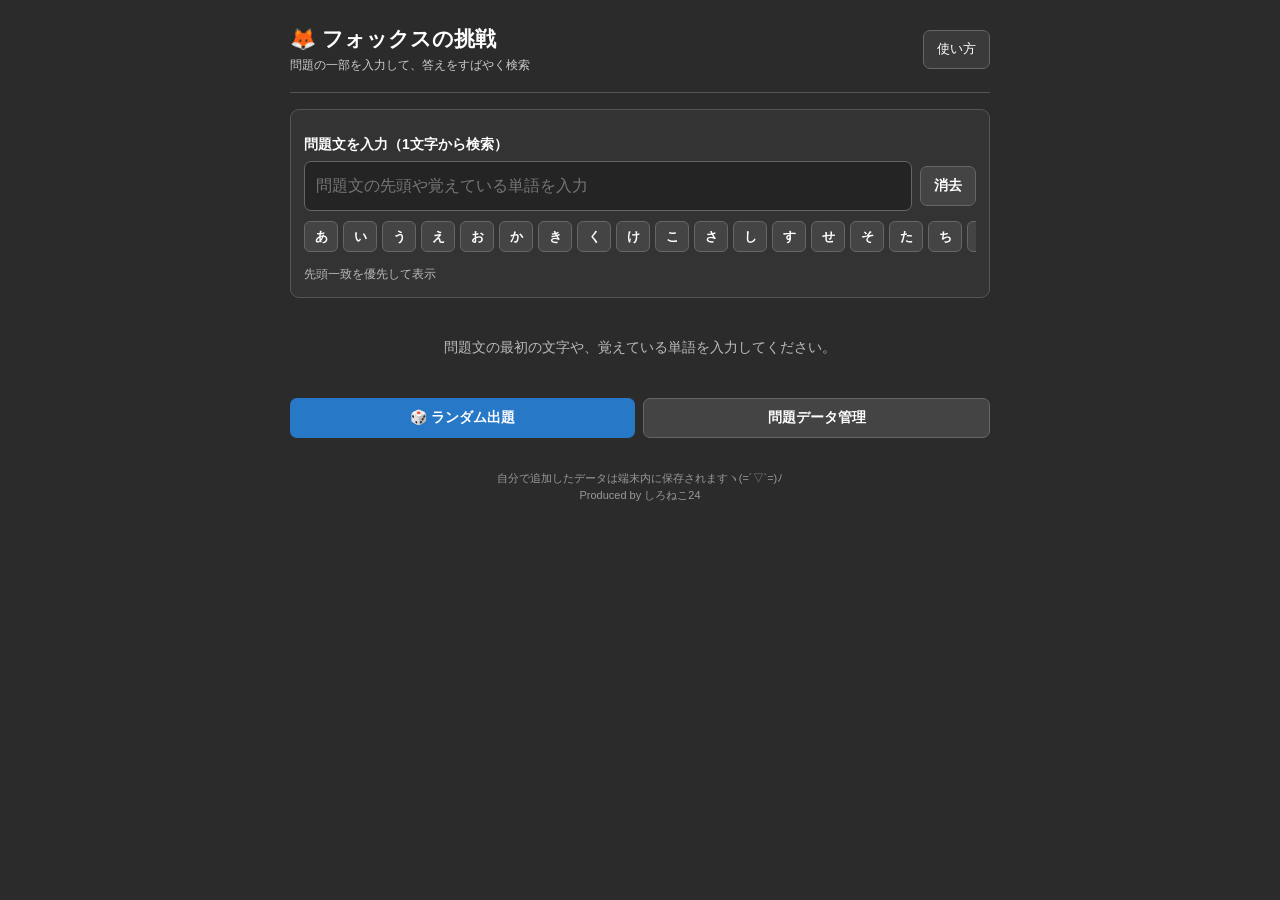
<file: index.html>
<!doctype html>
<html lang="ja">
<head>
<meta charset="utf-8">
<meta name="viewport" content="width=device-width,initial-scale=1,maximum-scale=1,user-scalable=no">
<meta name="theme-color" content="#2b2b2b">
<title>フォックスの挑戦・クイズ検索</title>
<link rel="stylesheet" href="style.css">
</head>
<body>
<div class="page">
<header class="top">
  <div>
    <h1>🦊 フォックスの挑戦</h1>
    <p>問題の一部を入力して、答えをすばやく検索</p>
  </div>
  <a class="help-button" href="help.html">使い方</a>
</header>

<main>
<section class="searchbox">
  <label for="query">問題文を入力（1文字から検索）</label>
  <div class="inputrow">
    <input id="query" type="search" placeholder="問題文の先頭や覚えている単語を入力" autocomplete="off" enterkeyhint="search">
    <button id="clearBtn" class="sub">消去</button>
  </div>
  <div id="initialButtons" class="initial-buttons" aria-label="頭文字を選択"></div>
  <div class="meta"><!--<span id="count">全0問</span>--><span>先頭一致を優先して表示</span></div>
</section>

<section id="results" aria-live="polite">
  <div class="empty">問題文の最初の文字や、覚えている単語を入力してください。</div>
</section>

<nav class="actions">
  <button id="randomBtn">🎲 ランダム出題</button>
  <button id="manageBtn" class="sub">問題データ管理</button>
</nav>

<section id="quiz" class="panel hidden">
  <div class="panelhead"><strong>ランダム出題</strong><button id="closeQuiz" class="sub">閉じる</button></div>
  <p id="quizQuestion" class="quizq"></p>
  <p id="quizAnswer" class="answer hidden"></p>
  <div class="row">
    <button id="showAnswer">答えを見る</button>
    <button id="nextQuestion" class="sub">次の問題</button>
  </div>
</section>

<section id="manager" class="panel hidden">
  <div class="panelhead"><strong>問題データ管理</strong><button id="closeManager" class="sub">閉じる</button></div>
  <p class="note">追加・編集した内容は、この端末のブラウザ内に保存されます。</p>
  <button id="addBtn">＋ 問題を追加</button>
  <div class="row importrow">
    <button id="exportBtn" class="sub">JSONを書き出す</button>
    <button id="importBtn" class="sub">JSONを読み込む</button>
    <input id="fileInput" type="file" accept=".json,application/json" hidden>
  </div>
  <div id="manageList"></div>
</section>
</main>
<footer>自分で追加したデータは端末内に保存されますヽ(=´▽`=)ﾉ<br>Produced by しろねこ24</footer>
</div>

<dialog id="editDialog">
  <form method="dialog" id="editForm">
    <h2 id="dialogTitle">問題を追加</h2>
    <label for="editQuestion">問題文</label>
    <textarea id="editQuestion" required rows="4"></textarea>
    <label for="editAnswer">答え</label>
    <input id="editAnswer" required>
    <label for="editReading">読み（任意・ひらがな）</label>
    <input id="editReading" placeholder="検索用の読み方">
    <div class="row dialog-actions">
      <button type="button" id="cancelEdit" class="sub">キャンセル</button>
      <button type="submit" id="saveEdit">保存</button>
    </div>
  </form>
</dialog>
<script src="script.js"></script>
</body>
</html>
</file>
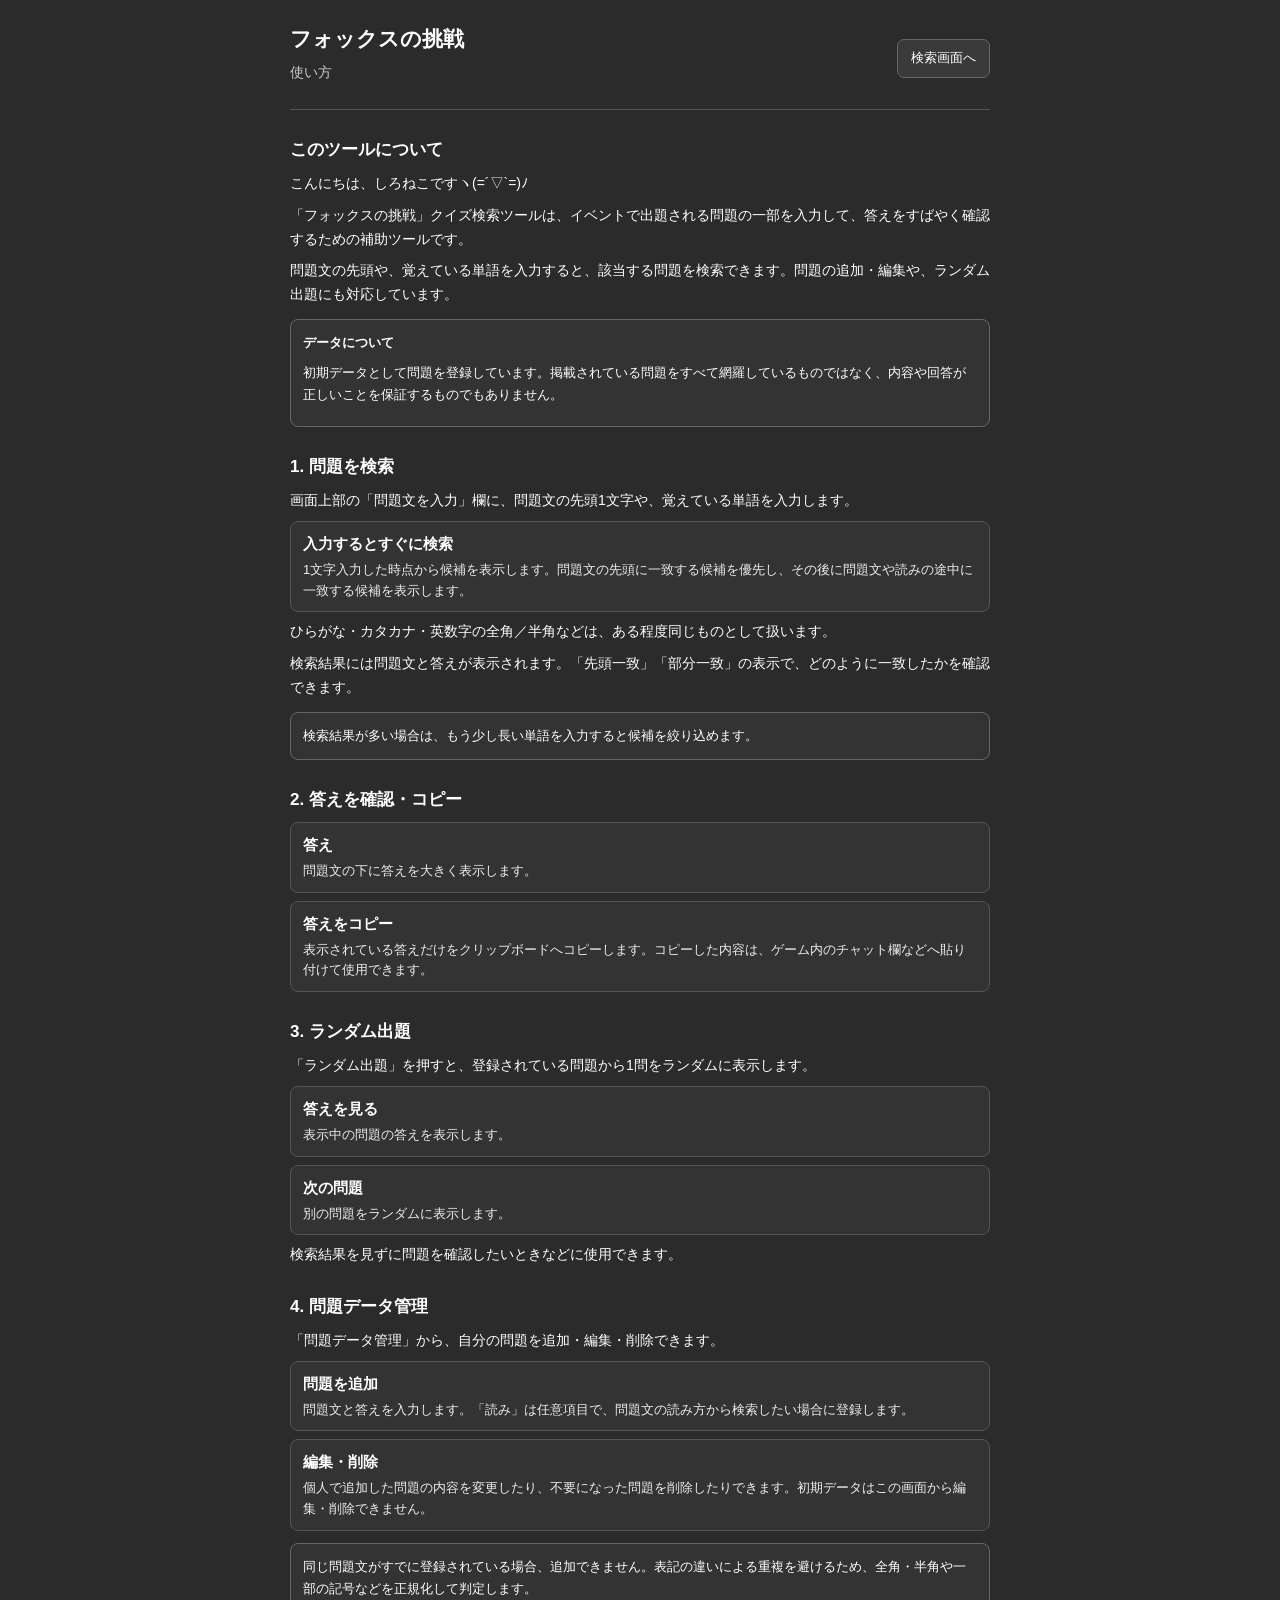
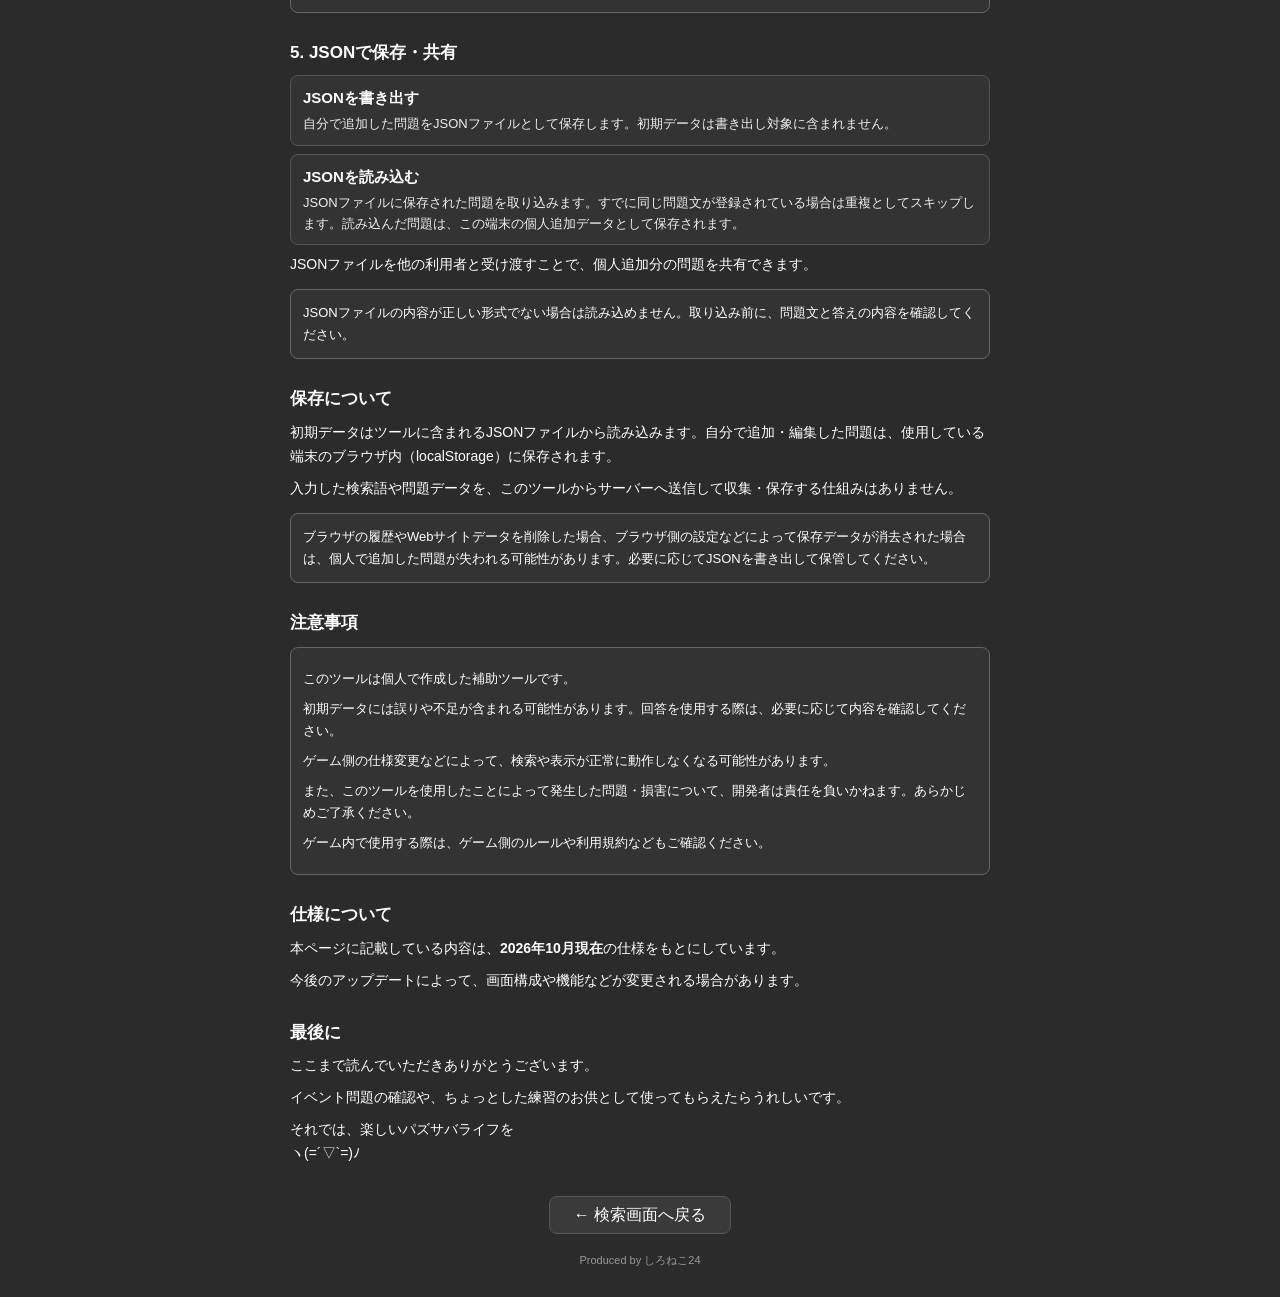
<file: help.html>
<!DOCTYPE html>
<html lang="ja">
<head>
<meta charset="UTF-8">
<meta name="viewport" content="width=device-width, initial-scale=1.0, maximum-scale=1.0, user-scalable=no">
<meta name="theme-color" content="#2b2b2b">
<title>フォックスの挑戦 - 使い方</title>
<link rel="stylesheet" href="style.css">
<style>
.help-page{max-width:700px;margin:0 auto}
.help-page h2{font-size:17px;line-height:1.4;margin:28px 0 10px}
.help-page h3{font-size:15px;margin:18px 0 8px}
.help-page p,.help-page li{font-size:14px;line-height:1.7}
.help-page p{margin:8px 0}
.help-page ul{padding-left:22px}
.feature{background:#333;border:1px solid #555;border-radius:8px;padding:10px 12px;margin:8px 0}
.feature-title{font-size:15px;font-weight:bold;margin-bottom:4px}
.feature-description{font-size:13px;line-height:1.6;color:#eee}
.notice{background:#333;border:1px solid #666;border-radius:8px;padding:12px;margin-top:12px;font-size:13px;line-height:1.7}
.notice p{font-size:13px}
.back-area{text-align:center;margin-top:30px}
.back-button{display:inline-flex;align-items:center;justify-content:center;min-width:150px;height:38px;padding:0 24px;background:#3a3a3a;color:#fff;text-decoration:none;border-radius:8px;border:1px solid #555}
</style>
</head>
<body>
<div class="page help-page">
<header class="top">
  <div><h1>フォックスの挑戦</h1><p>使い方</p></div>
  <a class="help-button" href="index.html">検索画面へ</a>
</header>

<h2>このツールについて</h2>
<p>こんにちは、しろねこですヽ(=´▽`=)ﾉ</p>
<p>「フォックスの挑戦」クイズ検索ツールは、イベントで出題される問題の一部を入力して、答えをすばやく確認するための補助ツールです。</p>
<p>問題文の先頭や、覚えている単語を入力すると、該当する問題を検索できます。問題の追加・編集や、ランダム出題にも対応しています。</p>
<div class="notice">
<strong>データについて</strong>
<p>初期データとして問題を登録しています。掲載されている問題をすべて網羅しているものではなく、内容や回答が正しいことを保証するものでもありません。</p>
</div>

<h2>1. 問題を検索</h2>
<p>画面上部の「問題文を入力」欄に、問題文の先頭1文字や、覚えている単語を入力します。</p>
<div class="feature">
<div class="feature-title">入力するとすぐに検索</div>
<div class="feature-description">1文字入力した時点から候補を表示します。問題文の先頭に一致する候補を優先し、その後に問題文や読みの途中に一致する候補を表示します。</div>
</div>
<p>ひらがな・カタカナ・英数字の全角／半角などは、ある程度同じものとして扱います。</p>
<p>検索結果には問題文と答えが表示されます。「先頭一致」「部分一致」の表示で、どのように一致したかを確認できます。</p>
<div class="notice">検索結果が多い場合は、もう少し長い単語を入力すると候補を絞り込めます。</div>

<h2>2. 答えを確認・コピー</h2>
<div class="feature">
<div class="feature-title">答え</div>
<div class="feature-description">問題文の下に答えを大きく表示します。</div>
</div>
<div class="feature">
<div class="feature-title">答えをコピー</div>
<div class="feature-description">表示されている答えだけをクリップボードへコピーします。コピーした内容は、ゲーム内のチャット欄などへ貼り付けて使用できます。</div>
</div>

<h2>3. ランダム出題</h2>
<p>「ランダム出題」を押すと、登録されている問題から1問をランダムに表示します。</p>
<div class="feature">
<div class="feature-title">答えを見る</div>
<div class="feature-description">表示中の問題の答えを表示します。</div>
</div>
<div class="feature">
<div class="feature-title">次の問題</div>
<div class="feature-description">別の問題をランダムに表示します。</div>
</div>
<p>検索結果を見ずに問題を確認したいときなどに使用できます。</p>

<h2>4. 問題データ管理</h2>
<p>「問題データ管理」から、自分の問題を追加・編集・削除できます。</p>
<div class="feature">
<div class="feature-title">問題を追加</div>
<div class="feature-description">問題文と答えを入力します。「読み」は任意項目で、問題文の読み方から検索したい場合に登録します。</div>
</div>
<div class="feature">
<div class="feature-title">編集・削除</div>
<div class="feature-description">個人で追加した問題の内容を変更したり、不要になった問題を削除したりできます。初期データはこの画面から編集・削除できません。</div>
</div>
<div class="notice">同じ問題文がすでに登録されている場合、追加できません。表記の違いによる重複を避けるため、全角・半角や一部の記号などを正規化して判定します。</div>

<h2>5. JSONで保存・共有</h2>
<div class="feature">
<div class="feature-title">JSONを書き出す</div>
<div class="feature-description">自分で追加した問題をJSONファイルとして保存します。初期データは書き出し対象に含まれません。</div>
</div>
<div class="feature">
<div class="feature-title">JSONを読み込む</div>
<div class="feature-description">JSONファイルに保存された問題を取り込みます。すでに同じ問題文が登録されている場合は重複としてスキップします。読み込んだ問題は、この端末の個人追加データとして保存されます。</div>
</div>
<p>JSONファイルを他の利用者と受け渡すことで、個人追加分の問題を共有できます。</p>
<div class="notice">JSONファイルの内容が正しい形式でない場合は読み込めません。取り込み前に、問題文と答えの内容を確認してください。</div>

<h2>保存について</h2>
<p>初期データはツールに含まれるJSONファイルから読み込みます。自分で追加・編集した問題は、使用している端末のブラウザ内（localStorage）に保存されます。</p>
<p>入力した検索語や問題データを、このツールからサーバーへ送信して収集・保存する仕組みはありません。</p>
<div class="notice">
ブラウザの履歴やWebサイトデータを削除した場合、ブラウザ側の設定などによって保存データが消去された場合は、個人で追加した問題が失われる可能性があります。必要に応じてJSONを書き出して保管してください。
</div>

<h2>注意事項</h2>
<div class="notice">
<p>このツールは個人で作成した補助ツールです。</p>
<p>初期データには誤りや不足が含まれる可能性があります。回答を使用する際は、必要に応じて内容を確認してください。</p>
<p>ゲーム側の仕様変更などによって、検索や表示が正常に動作しなくなる可能性があります。</p>
<p>また、このツールを使用したことによって発生した問題・損害について、開発者は責任を負いかねます。あらかじめご了承ください。</p>
<p>ゲーム内で使用する際は、ゲーム側のルールや利用規約などもご確認ください。</p>
</div>

<h2>仕様について</h2>
<p>本ページに記載している内容は、<strong>2026年10月現在</strong>の仕様をもとにしています。</p>
<p>今後のアップデートによって、画面構成や機能などが変更される場合があります。</p>

<h2>最後に</h2>
<p>ここまで読んでいただきありがとうございます。</p>
<p>イベント問題の確認や、ちょっとした練習のお供として使ってもらえたらうれしいです。</p>
<p>それでは、楽しいパズサバライフを<br>ヽ(=´▽`=)ﾉ</p>

<div class="back-area"><a href="index.html" class="back-button">← 検索画面へ戻る</a></div>
<footer>Produced by しろねこ24</footer>
</div>
</body>
</html>
</file>
<file: style.css>
*{box-sizing:border-box;-webkit-tap-highlight-color:transparent}
html,body{margin:0;padding:0;background:#2b2b2b;color:#fff;font-family:-apple-system,BlinkMacSystemFont,"Helvetica Neue",Arial,sans-serif}
body{padding:14px 14px 24px;line-height:1.6}
.page{width:100%;max-width:700px;margin:0 auto}
.top{display:flex;justify-content:space-between;align-items:center;gap:10px;padding:4px 0 16px;border-bottom:1px solid #555;margin-bottom:16px}
h1{font-size:21px;line-height:1.4;margin:0}
.top p{font-size:12px;color:#ccc;margin:3px 0 0}
.help-button{display:inline-flex;align-items:center;justify-content:center;padding:8px 13px;background:#3a3a3a;border:1px solid #666;border-radius:7px;color:#fff;text-decoration:none;font-size:13px;white-space:nowrap}
.searchbox,.panel{background:#333;border:1px solid #555;border-radius:9px;padding:13px;margin-bottom:13px}
label{display:block;font-size:14px;font-weight:600;margin:10px 0 6px}
input,textarea{display:block;width:100%;min-width:0;background:#242424;color:#fff;border:1px solid #666;border-radius:7px;padding:11px;font:inherit;font-size:16px}
textarea{resize:vertical}
.inputrow,.row{display:flex;gap:8px;align-items:center}
.inputrow input{flex:1}
button{background:#2878c8;color:#fff;border:0;border-radius:7px;padding:10px 13px;font-size:14px;font-weight:650;cursor:pointer;white-space:nowrap}
button.sub{background:#444;color:#fff;border:1px solid #666}
button:active,.help-button:active{opacity:.7;transform:scale(.98)}
.meta{display:flex;justify-content:space-between;gap:8px;color:#bbb;font-size:12px;margin-top:8px}
.result{background:#333;border:1px solid #555;border-radius:9px;padding:12px;margin:9px 0}
.qtext{font-size:13px;line-height:1.6;color:#ddd;margin:0 0 7px;overflow-wrap:anywhere}
.answer{font-size:24px;line-height:1.35;font-weight:800;color:#ffd45a;margin:0;overflow-wrap:anywhere}
.resultfoot{display:flex;justify-content:space-between;align-items:center;gap:8px;margin-top:10px}
.resultfoot small{font-size:11px;color:#aaa}
.copy{padding:7px 10px;font-size:12px}
.empty{text-align:center;color:#bbb;padding:25px 8px;font-size:14px}
.actions{display:flex;gap:8px;margin:14px 0}
.actions button{flex:1}
.panelhead{display:flex;justify-content:space-between;align-items:center;gap:8px;margin-bottom:8px}
.note{font-size:12px;color:#ccc}
.quizq{font-size:17px;font-weight:700;line-height:1.6}
.quizq+.answer{margin:14px 0}
.hidden{display:none!important}
/* ファイル選択欄はボタンからのみ起動する */
#importBtn + #fileInput, #fileInput{display:none!important}
.importrow{margin:11px 0 14px}
.importrow button{flex:1}
.manageitem{border-top:1px solid #555;padding:11px 0}
.manageitem p{font-size:13px;margin:0 0 6px;overflow-wrap:anywhere}
.manageitem .answer{font-size:18px}
.manageitem button{font-size:12px;padding:6px 10px;margin:3px 5px 0 0}
footer{text-align:center;color:#999;font-size:11px;padding:18px 0 4px}
dialog{background:#333;color:#fff;border:1px solid #666;border-radius:10px;width:min(92vw,480px);padding:17px}
dialog::backdrop{background:#000b}
dialog h2{font-size:18px;margin:0 0 12px}
dialog label{margin:12px 0 5px}
.dialog-actions{margin-top:16px}
.dialog-actions button{flex:1}
@media(min-width:600px){body{padding-top:20px}.answer{font-size:27px}}

/* 頭文字ボタン：横一列でスワイプ操作 */
.initial-buttons{
  display:flex;
  flex-wrap:nowrap;
  gap:5px;
  overflow-x:auto;
  overflow-y:hidden;
  -webkit-overflow-scrolling:touch;
  scrollbar-width:thin;
  padding:8px 0 5px;
  margin:2px 0 3px;
}
.initial-buttons button{
  flex:0 0 auto;
  min-width:34px;
  padding:7px 9px;
  font-size:13px;
  line-height:1.2;
  border-radius:6px;
}
.initial-buttons button:focus-visible{
  outline:2px solid #ffd45a;
  outline-offset:2px;
}
</file>
